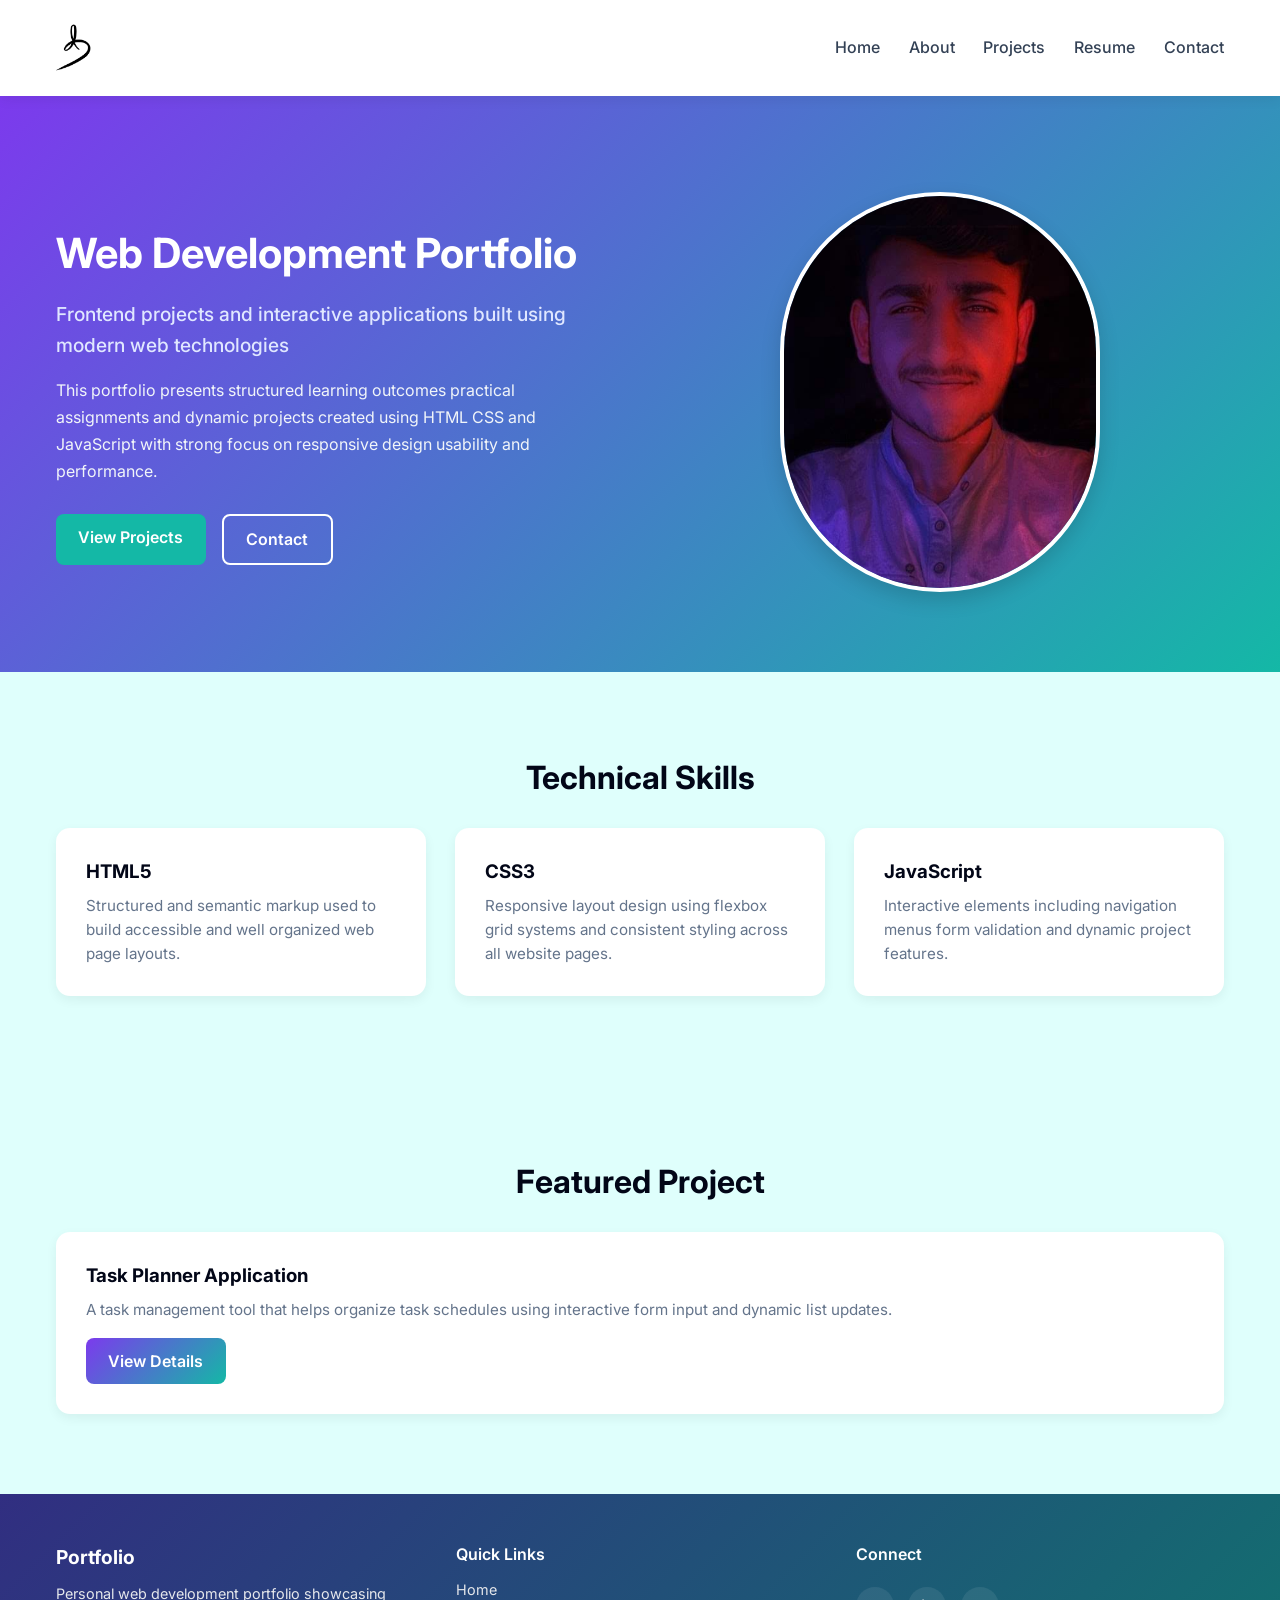
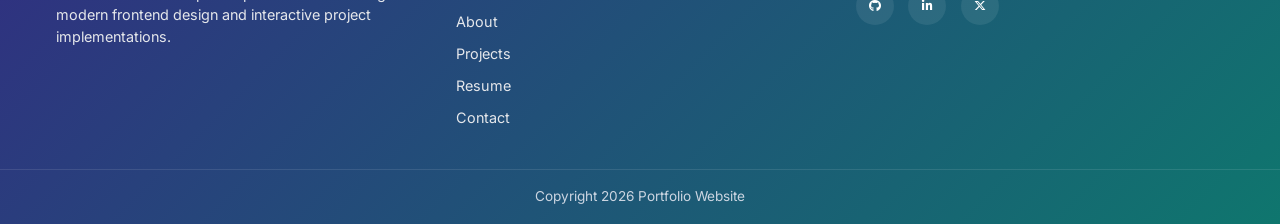
<file: index.html>
<!doctype html>
<html lang="en">
  <head>
    <meta charset="UTF-8" />
    <meta name="viewport" content="width=device-width, initial-scale=1.0" />
    <title>Portfolio || Home</title>
    <link rel="stylesheet" href="css/style.css" />
    <link
      rel="stylesheet"
      href="https://cdnjs.cloudflare.com/ajax/libs/font-awesome/6.5.0/css/all.min.css"
    />
  </head>
  <body>
    <!-- ===== Header ===== -->
    <header>
      <div class="container navbar">
        <a href="index.html">
          <img class="hero-logo" src="assets/images/Logog.png" alt="My Logo" />
        </a>
        <button class="menu-toggle" id="menuToggle">&#9776;</button>
        <nav class="nav-links" id="navLinks">
          <a href="index.html">Home</a>
          <a href="about.html">About</a>

          <a href="projects.html">Projects</a>
          <a href="resume.html">Resume</a>
          <a href="contact.html">Contact</a>
        </nav>
      </div>
    </header>
    <!-- ===== Hero Section ===== -->
    <section class="hero">
      <div class="container hero-grid">
        <!-- Hero Text -->
        <div class="hero-text">
          <h1>Web Development Portfolio</h1>
          <h2>
            Frontend projects and interactive applications built using modern
            web technologies
          </h2>
          <p>
            This portfolio presents structured learning outcomes practical
            assignments and dynamic projects created using HTML CSS and
            JavaScript with strong focus on responsive design usability and
            performance.
          </p>
          <div class="hero-buttons">
            <a href="projects.html" class="btn hero-bg">View Projects</a>
            <a href="contact.html" class="btn hero-outline">Contact</a>
          </div>
        </div>
        <!-- Hero Visual -->
        <div class="hero-image">
          <img src="assets/images/edtz.jpeg" alt="My Photo" />
        </div>
      </div>
    </section>

    <!--
    <section class="section">
        <div class="container text-center">
            <h1 class="section-title">Web Development Portfolio</h1>
            <p class="mt-2">A modern portfolio showcasing learning progress and practical web projectsdeveloped using HTML CSS and JavaScript technologies.</p>
            <div class="mt-3">
                <a href="projects.html" class="btn">View Projects</a>
            </div>
        </div>
    </section>
    -->
    <!-- ===== Skills Preview ===== -->
    <section class="section">
      <div class="container">
        <h2 class="section-title text-center">Technical Skills</h2>
        <div class="card-grid">
          <div class="card">
            <h3>HTML5</h3>
            <p>
              Structured and semantic markup used to build accessible and well
              organized web page layouts.
            </p>
          </div>
          <div class="card">
            <h3>CSS3</h3>
            <p>
              Responsive layout design using flexbox grid systems and consistent
              styling across all website pages.
            </p>
          </div>
          <div class="card">
            <h3>JavaScript</h3>
            <p>
              Interactive elements including navigation menus form validation
              and dynamic project features.
            </p>
          </div>
        </div>
      </div>
    </section>
    <!-- ===== Project Preview ===== -->
    <section class="section">
      <div class="container">
        <h2 class="section-title text-center">Featured Project</h2>
        <div class="card-grid">
          <div class="card">
            <h3>Task Planner Application</h3>
            <p>
              A task management tool that helps organize task schedules using
              interactive form input and dynamic list updates.
            </p>
            <div class="mt-2">
              <a href="projects.html" class="btn">View Details</a>
            </div>
          </div>
        </div>
      </div>
    </section>
    <!-- ===== Footer ===== -->
    <footer>
      <div class="container footer-grid">
        <!-- Brand Info -->
        <div class="footer-col">
          <h3 class="footer-title">Portfolio</h3>
          <p class="footer-text">
            Personal web development portfolio showcasing modern frontend design
            and interactive project implementations.
          </p>
        </div>
        <!-- Quick Links -->
        <div class="footer-col">
          <h4 class="footer-subtitle">Quick Links</h4>
          <ul class="footer-links">
            <li><a href="index.html">Home</a></li>
            <li><a href="about.html">About</a></li>

            <li><a href="projects.html">Projects</a></li>
            <li>  <a href="resume.html">Resume</a></li>
            <li><a href="contact.html">Contact</a></li>
          </ul>
        </div>
        <!-- Social Media -->
        <div class="footer-col">
          <h4 class="footer-subtitle">Connect</h4>
          <div class="social-icons">
            <a href="https://github.com/mred0" aria-label="GitHub"
              ><i class="fa-brands fa-github"></i
            ></a>
            <a
              href="https://www.linkedin.com/in/hemang-rathod-%C2%AB%E2%9F%A8%D0%BC%D1%8F-%EA%8D%9F%EA%80%B8%E2%9F%A9%C2%BB-7a08aa233/"
              aria-label="LinkedIn"
              ><i class="fa-brands fa-linkedin-in"></i
            ></a>
            <a href="#" aria-label="Twitter"
              ><i class="fa-brands fa-x-twitter"></i
            ></a>
          </div>
        </div>
      </div>
      <div class="footer-bottom">
        <p>Copyright 2026 Portfolio Website</p>
      </div>
    </footer>
    <!-- ===== JavaScript ===== -->
    <script src="js/main.js"></script>
  </body>
</html>
</file>
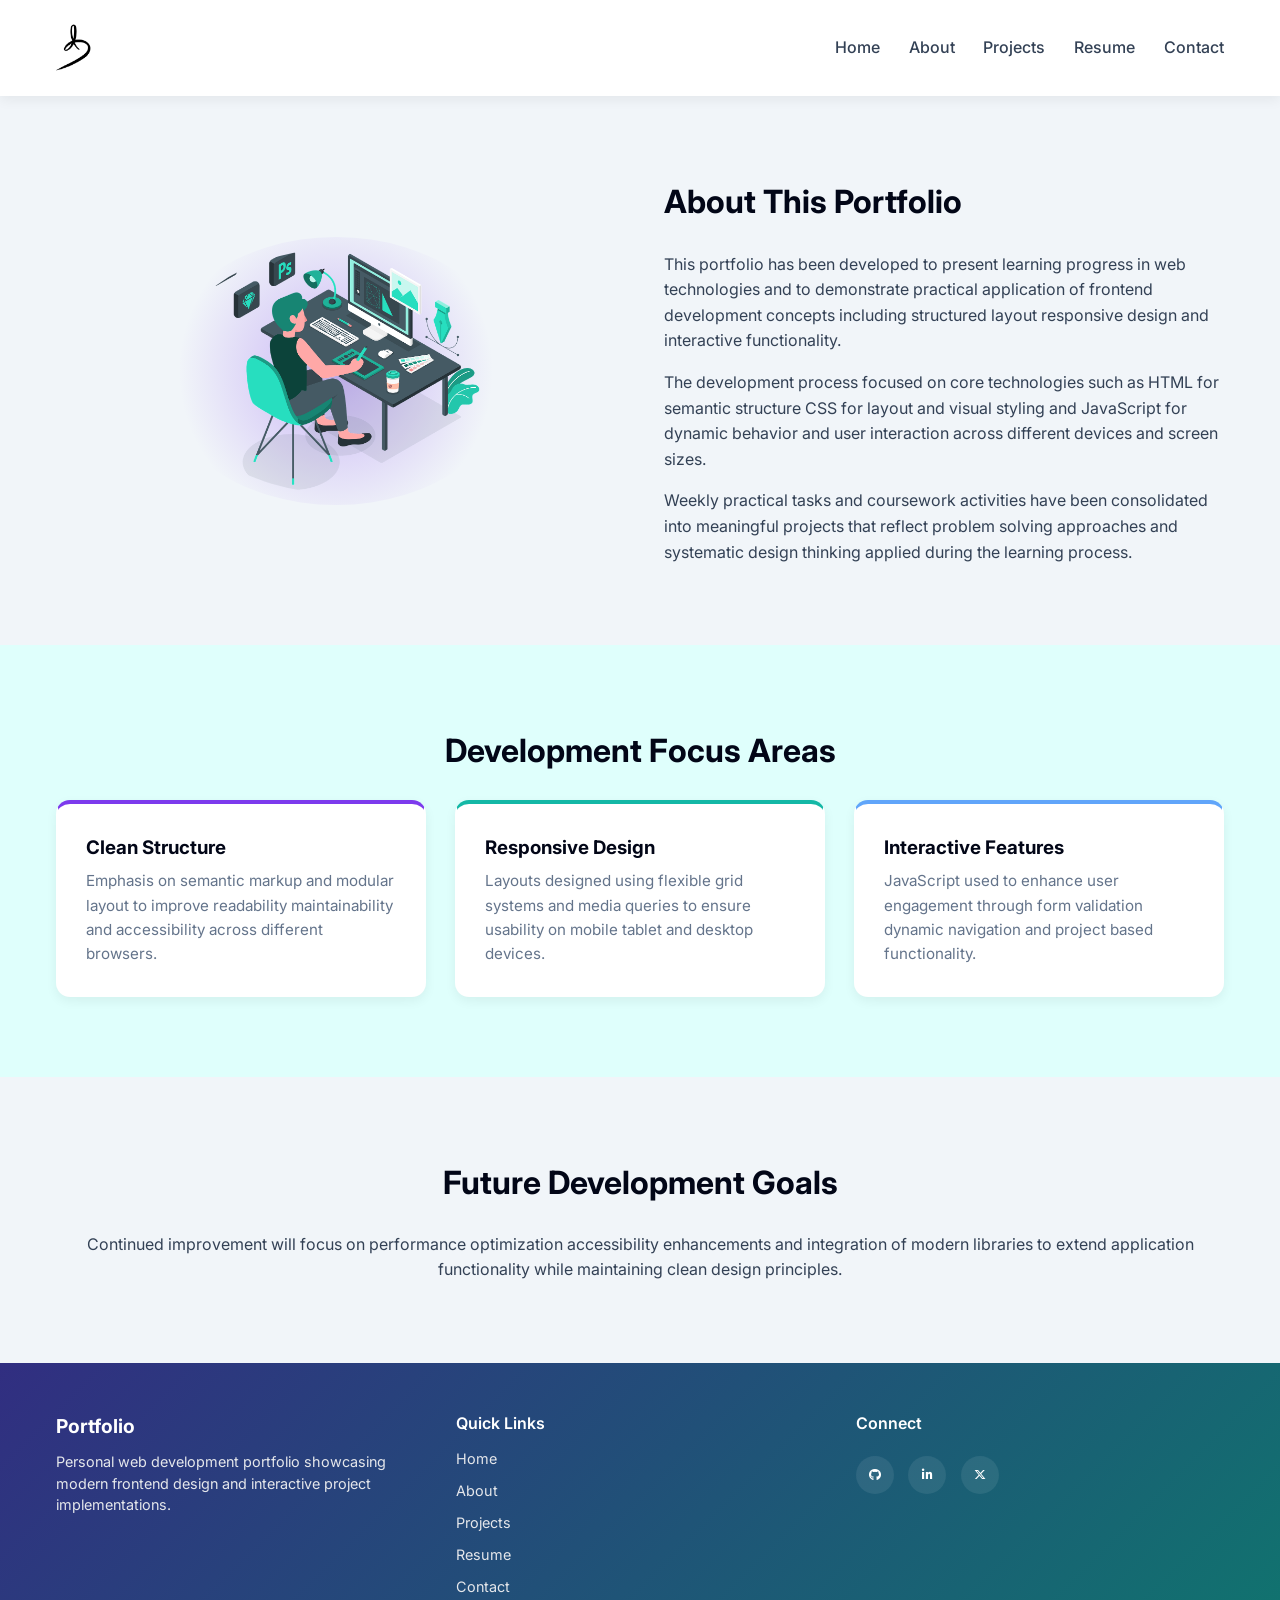
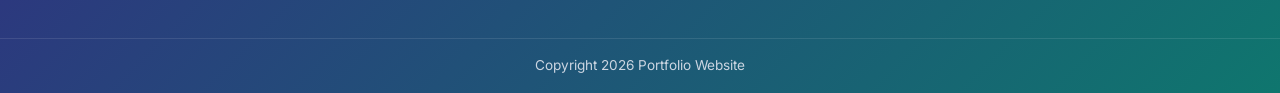
<file: about.html>
<!doctype html>
<html lang="en">
  <head>
    <meta charset="UTF-8" />
    <meta name="viewport" content="width=device-width, initial-scale=1.0" />
    <title>Portfolio || About</title>
    <link rel="stylesheet" href="css/style.css" />
    <link
      rel="stylesheet"
      href="https://cdnjs.cloudflare.com/ajax/libs/font-awesome/6.5.0/css/all.min.css"
    />
  </head>
  <body>
    <!-- ===== Header ===== -->
    <header>
      <div class="container navbar">
        <a href="index.html">
          <img class="hero-logo" src="assets/images/Logog.png" alt="My Logo" />
        </a>
        <button class="menu-toggle" id="menuToggle">&#9776;</button>
        <nav class="nav-links" id="navLinks">
          <a href="index.html">Home</a>
          <a href="about.html">About</a>
       
          <a href="projects.html">Projects</a>
          <a href="resume.html">Resume</a>
          <a href="contact.html">Contact</a>
        </nav>
      </div>
    </header>
    <main>
      <!-- ===== About Intro ===== -->
      <section class="section section-alt">
        <div class="container about-grid">
          <!-- Image -->
          <div class="about-image">
            <img
              src="assets/images/hero-illustration.png"
              alt="Profile Illustration"
            />
          </div>
          <!-- Text -->
          <div class="about-text">
            <h2 class="section-title">About This Portfolio</h2>
            <p>
              This portfolio has been developed to present learning progress in
              web technologies and to demonstrate practical application of
              frontend development concepts including structured layout
              responsive design and interactive functionality.
            </p>
            <p class="mt-2">
              The development process focused on core technologies such as HTML
              for semantic structure CSS for layout and visual styling and
              JavaScript for dynamic behavior and user interaction across
              different devices and screen sizes.
            </p>
            <p class="mt-2">
              Weekly practical tasks and coursework activities have been
              consolidated into meaningful projects that reflect problem solving
              approaches and systematic design thinking applied during the
              learning process.
            </p>
          </div>
        </div>
      </section>
      <!-- ===== Values and Focus ===== -->
      <section class="section">
        <div class="container">
          <h2 class="section-title text-center">Development Focus Areas</h2>
          <div class="card-grid">
            <div class="card about-card">
              <h3>Clean Structure</h3>
              <p>
                Emphasis on semantic markup and modular layout to improve
                readability maintainability and accessibility across different
                browsers.
              </p>
            </div>
            <div class="card about-card">
              <h3>Responsive Design</h3>
              <p>
                Layouts designed using flexible grid systems and media queries
                to ensure usability on mobile tablet and desktop devices.
              </p>
            </div>
            <div class="card about-card">
              <h3>Interactive Features</h3>
              <p>
                JavaScript used to enhance user engagement through form
                validation dynamic navigation and project based functionality.
              </p>
            </div>
          </div>
        </div>
      </section>
      <!-- ===== Future Goals ===== -->
      <section class="section section-alt">
        <div class="container text-center">
          <h2 class="section-title">Future Development Goals</h2>
          <p>
            Continued improvement will focus on performance optimization
            accessibility enhancements and integration of modern libraries to
            extend application functionality while maintaining clean design
            principles.
          </p>
        </div>
      </section>
    </main>
    <!-- ===== Footer ===== -->
    <footer>
      <div class="container footer-grid">
        <!-- Brand Info -->
        <div class="footer-col">
          <h3 class="footer-title">Portfolio</h3>
          <p class="footer-text">
            Personal web development portfolio showcasing modern frontend design
            and interactive project implementations.
          </p>
        </div>
        <!-- Quick Links -->
        <div class="footer-col">
          <h4 class="footer-subtitle">Quick Links</h4>
          <ul class="footer-links">
            <li><a href="index.html">Home</a></li>
            <li><a href="about.html">About</a></li>
       
            <li><a href="projects.html">Projects</a></li>
             <li>  <a href="resume.html">Resume</a></li>
          
            <li><a href="contact.html">Contact</a></li>
          </ul>
        </div>
        <!-- Social Media -->
        <div class="footer-col">
          <h4 class="footer-subtitle">Connect</h4>
          <div class="social-icons">
            <a href="https://github.com/mred0" aria-label="GitHub"
              ><i class="fa-brands fa-github"></i
            ></a>
            <a
              href="https://www.linkedin.com/in/hemang-rathod-%C2%AB%E2%9F%A8%D0%BC%D1%8F-%EA%8D%9F%EA%80%B8%E2%9F%A9%C2%BB-7a08aa233/"
              aria-label="LinkedIn"
              ><i class="fa-brands fa-linkedin-in"></i
            ></a>
            <a href="#" aria-label="Twitter"
              ><i class="fa-brands fa-x-twitter"></i
            ></a>
          </div>
        </div>
      </div>
      <div class="footer-bottom">
        <p>Copyright 2026 Portfolio Website</p>
      </div>
    </footer>
    <!-- ===== JavaScript ===== -->
    <script src="js/main.js"></script>
  </body>
</html>
</file>
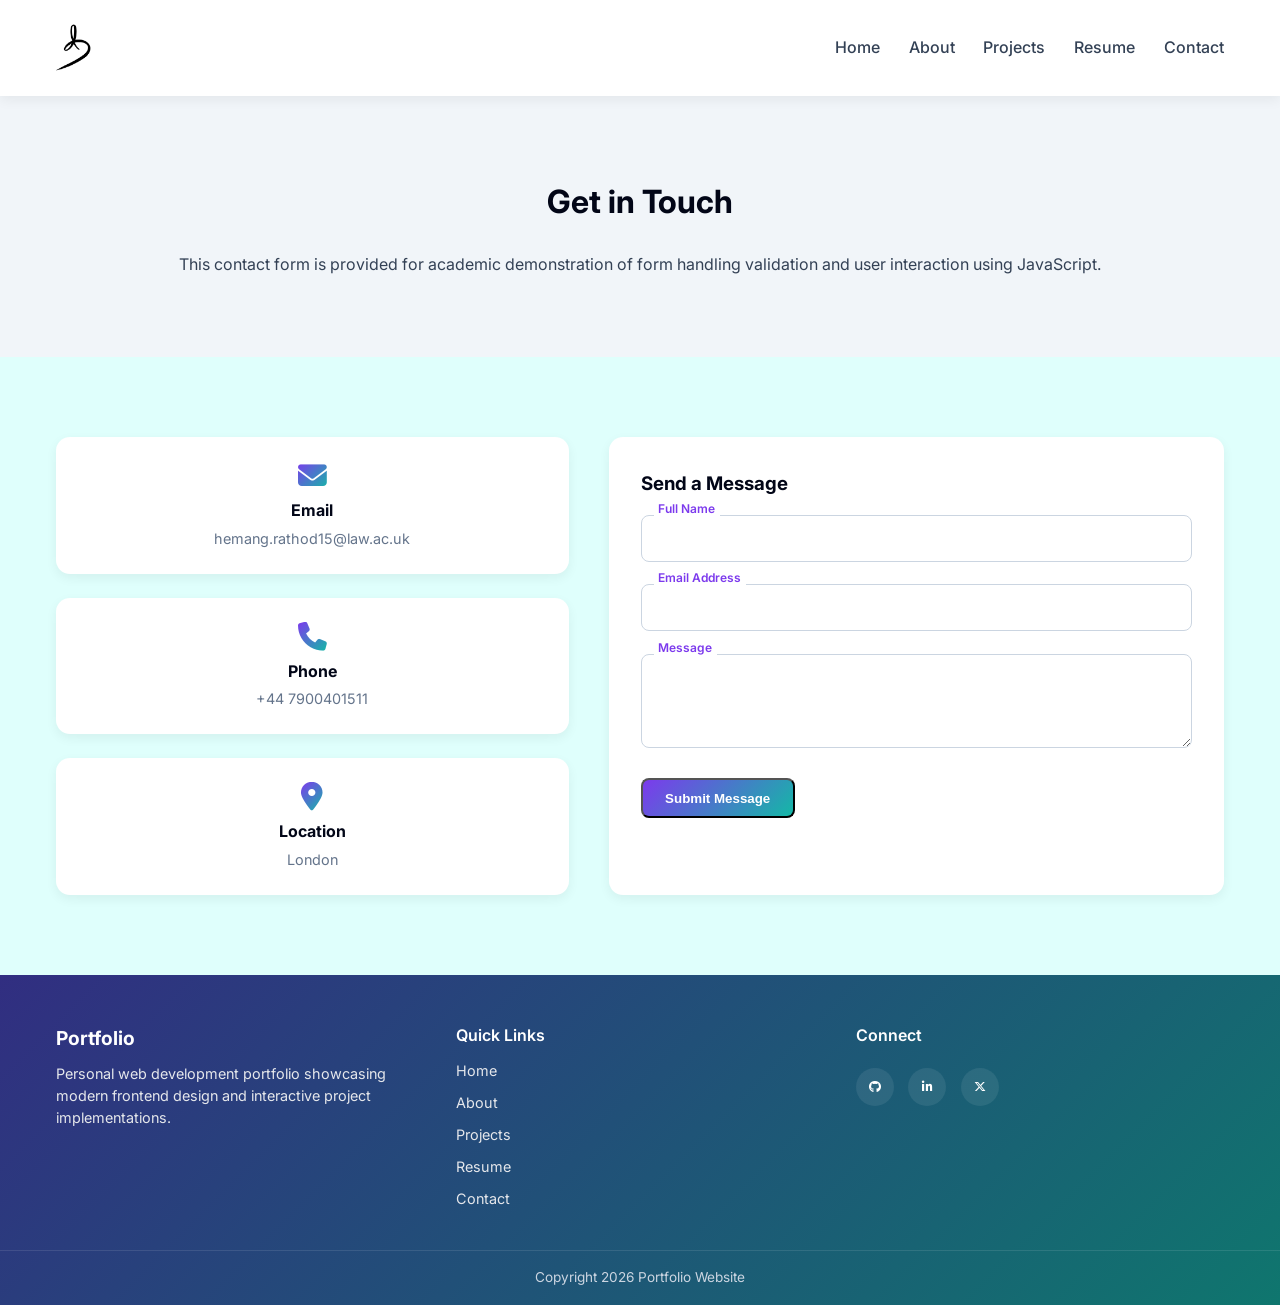
<file: contact.html>
<!doctype html>
<html lang="en">
  <head>
    <meta charset="UTF-8" />
    <meta name="viewport" content="width=device-width, initial-scale=1.0" />
    <title>Portfolio || Contact</title>
    <link rel="stylesheet" href="css/style.css" />
    <link
      rel="stylesheet"
      href="https://cdnjs.cloudflare.com/ajax/libs/font-awesome/6.5.0/css/all.min.css"
    />
  </head>
  <body>
    <!-- ===== Header ===== -->
    <header>
      <div class="container navbar">
        <a href="index.html">
          <img class="hero-logo" src="assets/images/Logog.png" alt="My Logo" />
        </a>
        <button class="menu-toggle" id="menuToggle">&#9776;</button>
        <nav class="nav-links" id="navLinks">
          <a href="index.html">Home</a>
          <a href="about.html">About</a>
         
          <a href="projects.html">Projects</a>
          <a href="resume.html">Resume</a>
          <a href="contact.html">Contact</a>
        </nav>
      </div>
    </header>
    <main>
      <!-- ===== Contact Intro ===== -->
      <section class="section section-alt">
        <div class="container text-center">
          <h2 class="section-title">Get in Touch</h2>
          <p>
            This contact form is provided for academic demonstration of form
            handling validation and user interaction using JavaScript.
          </p>
        </div>
      </section>
      <!-- ===== Contact Area ===== -->
      <section class="section">
        <div class="container contact-grid">
          <!-- Contact Info -->
          <div class="contact-info">
            <div class="info-card">
              <i class="fa-solid fa-envelope"></i>
              <h4>Email</h4>
              <p>hemang.rathod15@law.ac.uk</p>
            </div>
            <div class="info-card">
              <i class="fa-solid fa-phone"></i>
              <h4>Phone</h4>
              <p>+44 7900401511</p>
            </div>
            <div class="info-card">
              <i class="fa-solid fa-location-dot"></i>
              <h4>Location</h4>
              <p>London</p>
            </div>
          </div>
          <!-- Contact Form -->
          <div class="contact-form-card">
            <h3>Send a Message</h3>
            <form id="contactForm" novalidate>
              <div class="form-floating">
                <input type="text" id="name" required />
                <label for="name">Full Name</label>
                <small class="error-text"></small>
              </div>
              <div class="form-floating">
                <input type="email" id="email" required />
                <label for="email">Email Address</label>
                <small class="error-text"></small>
              </div>
              <div class="form-floating">
                <textarea id="message" rows="4" required></textarea>
                <label for="message">Message</label>
                <small class="error-text"></small>
              </div>
              <button type="submit" class="btn">Submit Message</button>
            </form>
          </div>
        </div>
      </section>
    </main>
    <!-- ===== Footer ===== -->
    <footer>
      <div class="container footer-grid">
        <!-- Brand Info -->
        <div class="footer-col">
          <h3 class="footer-title">Portfolio</h3>
          <p class="footer-text">
            Personal web development portfolio showcasing modern frontend design
            and interactive project implementations.
          </p>
        </div>
        <!-- Quick Links -->
        <div class="footer-col">
          <h4 class="footer-subtitle">Quick Links</h4>
          <ul class="footer-links">
            <li><a href="index.html">Home</a></li>
            <li><a href="about.html">About</a></li>
  
            <li><a href="projects.html">Projects</a></li>
            <li>  <a href="resume.html">Resume</a></li>
            <li><a href="contact.html">Contact</a></li>
          </ul>
        </div>
        <!-- Social Media -->
        <div class="footer-col">
          <h4 class="footer-subtitle">Connect</h4>
          <div class="social-icons">
            <a href="https://github.com/mred0" aria-label="GitHub"
              ><i class="fa-brands fa-github"></i
            ></a>
            <a
              href="https://www.linkedin.com/in/hemang-rathod-%C2%AB%E2%9F%A8%D0%BC%D1%8F-%EA%8D%9F%EA%80%B8%E2%9F%A9%C2%BB-7a08aa233/"
              aria-label="LinkedIn"
              ><i class="fa-brands fa-linkedin-in"></i
            ></a>
            <a href="#" aria-label="Twitter"
              ><i class="fa-brands fa-x-twitter"></i
            ></a>
          </div>
        </div>
      </div>
      <div class="footer-bottom">
        <p>Copyright 2026 Portfolio Website</p>
      </div>
    </footer>
    <!-- ===== JavaScript ===== -->
    <script src="js/main.js"></script>
  </body>
</html>
</file>
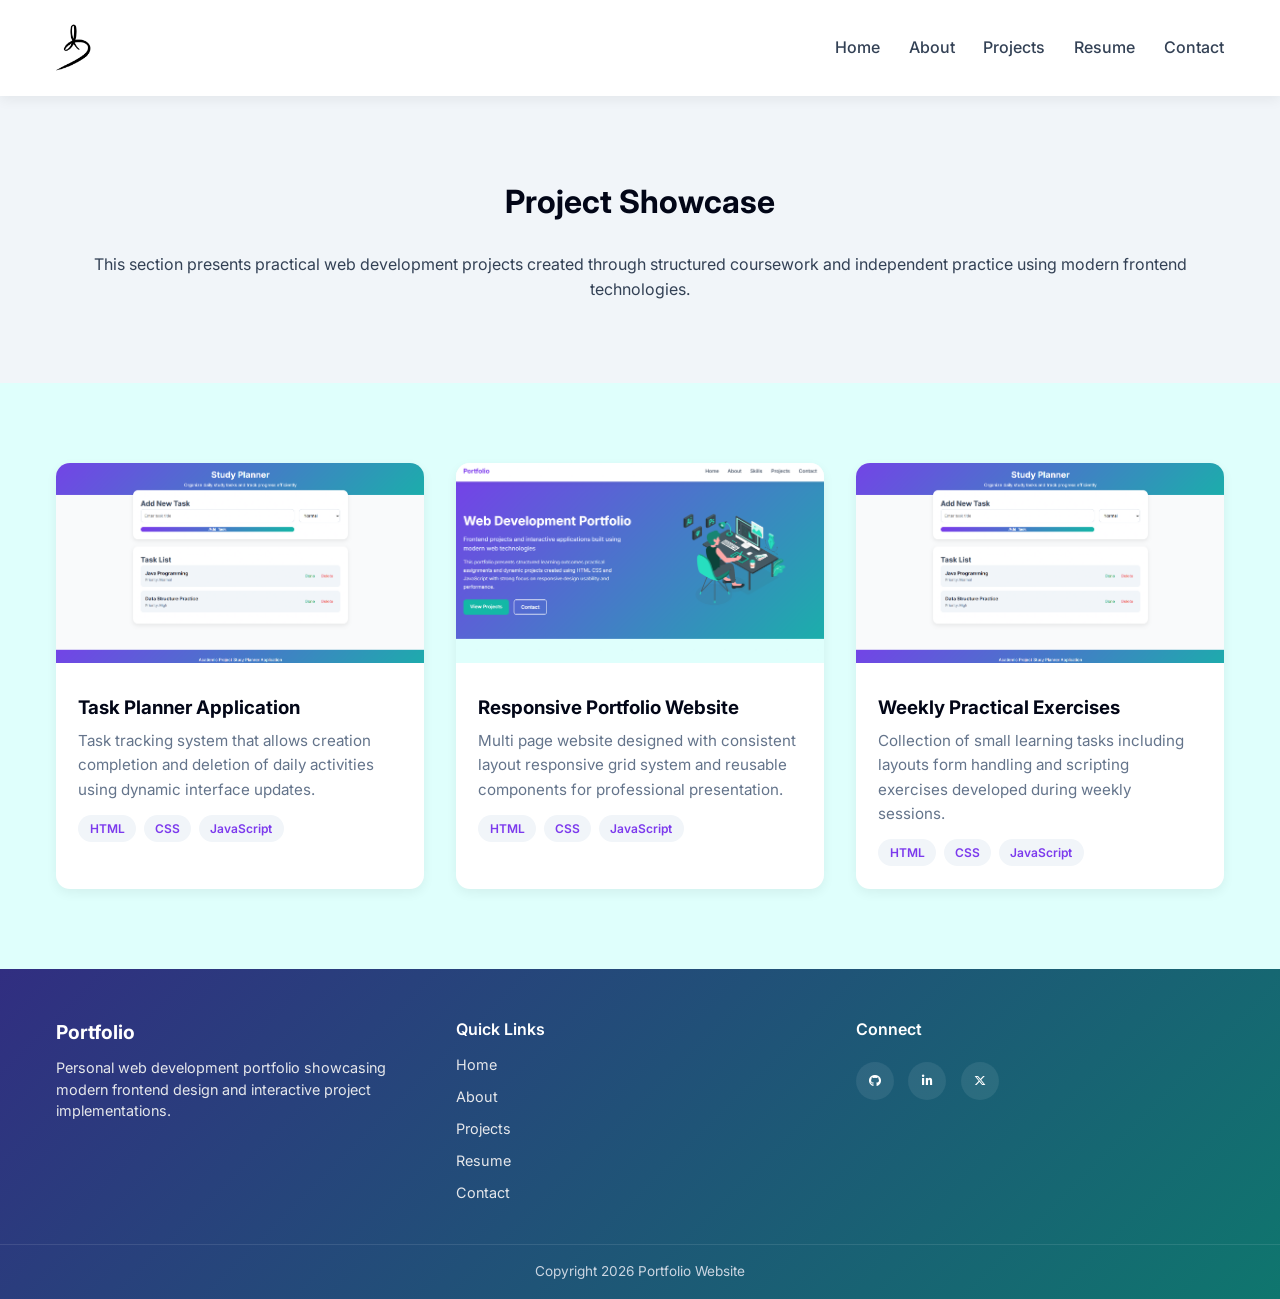
<file: projects.html>
<!doctype html>
<html lang="en">
  <head>
    <meta charset="UTF-8" />
    <meta name="viewport" content="width=device-width, initial-scale=1.0" />
    <title>Portfolio || Projects</title>
    <link rel="stylesheet" href="css/style.css" />
    <link
      rel="stylesheet"
      href="https://cdnjs.cloudflare.com/ajax/libs/font-awesome/6.5.0/css/all.min.css"
    />
  </head>
  <body>
    <!-- ===== Header ===== -->
    <header>
      <div class="container navbar">
        <a href="index.html">
          <img class="hero-logo" src="assets/images/Logog.png" alt="My Logo" />
        </a>
        <button class="menu-toggle" id="menuToggle">&#9776;</button>
        <nav class="nav-links" id="navLinks">
          <a href="index.html">Home</a>
          <a href="about.html">About</a>

          <a href="projects.html">Projects</a>
          <a href="resume.html">Resume</a>
          <a href="contact.html">Contact</a>
        </nav>
      </div>
    </header>
    <main>
      <!-- ===== Projects Intro ===== -->
      <section class="section section-alt">
        <div class="container text-center">
          <h2 class="section-title">Project Showcase</h2>
          <p>
            This section presents practical web development projects created
            through structured coursework and independent practice using modern
            frontend technologies.
          </p>
        </div>
      </section>
      <!-- ===== Projects Grid ===== -->
      <section class="section">
        <div class="container">
          <div class="projects-grid">
            <!-- Project 1 -->
            <div class="project-card">
              <div class="project-image">
                <img
                  src="assets/images/project1.png"
                  alt="Task Planner Application"
                />
                <div class="project-overlay">
                  <a href="../projects/task_planner/planner.html" class="btn"
                    >Open Project</a
                  >
                </div>
              </div>
              <div class="project-content">
                <h3>Task Planner Application</h3>
                <p>
                  Task tracking system that allows creation completion and
                  deletion of daily activities using dynamic interface updates.
                </p>
                <div class="project-tags">
                  <span>HTML</span>
                  <span>CSS</span>
                  <span>JavaScript</span>
                </div>
              </div>
            </div>
            <!-- Project 2 -->
            <div class="project-card">
              <div class="project-image">
                <img src="assets/images/project2.png" alt="Portfolio Website" />
                <div class="project-overlay">
                  <a href="index.html" class="btn">View Pages</a>
                </div>
              </div>
              <div class="project-content">
                <h3>Responsive Portfolio Website</h3>
                <p>
                  Multi page website designed with consistent layout responsive
                  grid system and reusable components for professional
                  presentation.
                </p>
                <div class="project-tags">
                  <span>HTML</span>
                  <span>CSS</span>
                  <span>JavaScript</span>
                </div>
              </div>
            </div>
            <!-- Project 3 -->
            <div class="project-card">
              <div class="project-image">
                <img src="assets/images/project1.png" alt="Weekly Exercises" />
                <div class="project-overlay">
                  <a href="#" class="btn">View Samples</a>
                </div>
              </div>
              <div class="project-content">
                <h3>Weekly Practical Exercises</h3>
                <p>
                  Collection of small learning tasks including layouts form
                  handling and scripting exercises developed during weekly
                  sessions.
                </p>
                <div class="project-tags">
                  <span>HTML</span>
                  <span>CSS</span>
                  <span>JavaScript</span>
                </div>
              </div>
            </div>
          </div>
        </div>
      </section>
    </main>
    <!-- ===== Footer ===== -->
    <footer>
      <div class="container footer-grid">
        <!-- Brand Info -->
        <div class="footer-col">
          <h3 class="footer-title">Portfolio</h3>
          <p class="footer-text">
            Personal web development portfolio showcasing modern frontend design
            and interactive project implementations.
          </p>
        </div>
        <!-- Quick Links -->
        <div class="footer-col">
          <h4 class="footer-subtitle">Quick Links</h4>
          <ul class="footer-links">
            <li><a href="index.html">Home</a></li>
            <li><a href="about.html">About</a></li>
           
            <li><a href="projects.html">Projects</a></li>
            <li>  <a href="resume.html">Resume</a></li>
            <li><a href="contact.html">Contact</a></li>
          </ul>
        </div>
        <!-- Social Media -->
        <div class="footer-col">
          <h4 class="footer-subtitle">Connect</h4>
          <div class="social-icons">
            <a href="https://github.com/mred0" aria-label="GitHub"
              ><i class="fa-brands fa-github"></i
            ></a>
            <a
              href="https://www.linkedin.com/in/hemang-rathod-%C2%AB%E2%9F%A8%D0%BC%D1%8F-%EA%8D%9F%EA%80%B8%E2%9F%A9%C2%BB-7a08aa233/"
              aria-label="LinkedIn"
              ><i class="fa-brands fa-linkedin-in"></i
            ></a>
            <a href="#" aria-label="Twitter"
              ><i class="fa-brands fa-x-twitter"></i
            ></a>
          </div>
        </div>
      </div>
      <div class="footer-bottom">
        <p>Copyright 2026 Portfolio Website</p>
      </div>
    </footer>
    <!-- ===== JavaScript ===== -->
    <script src="js/main.js"></script>
  </body>
</html>
</file>
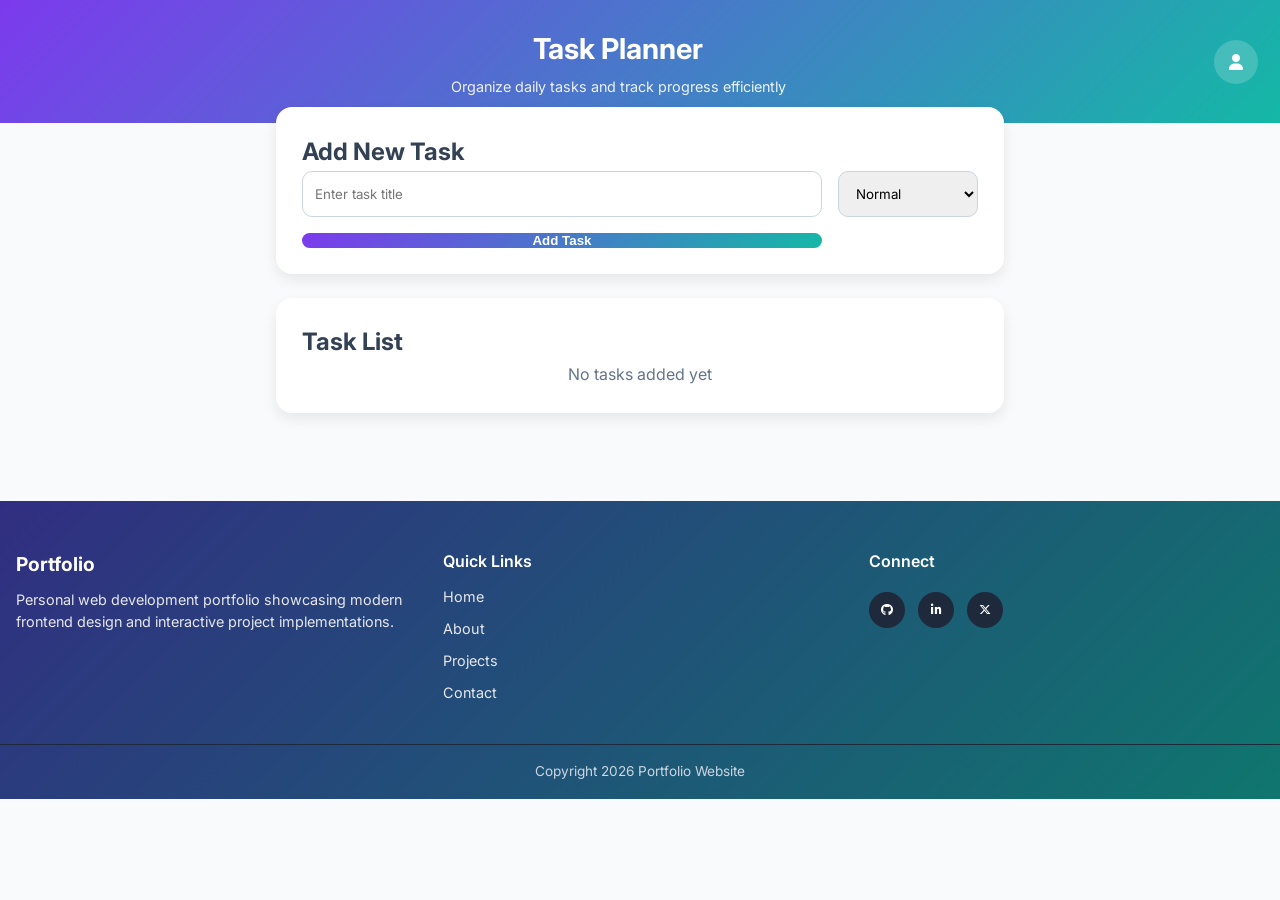
<file: projects/task_planner/planner.html>
<!doctype html>
<html lang="en">
  <head>
    <meta charset="UTF-8" />
    <meta name="viewport" content="width=device-width, initial-scale=1.0" />
    <title>Task Planner App</title>

    <!-- Planner Theme CSS -->
    <link rel="stylesheet" href="planner.css" />
    <link
      rel="stylesheet"
      href="https://cdnjs.cloudflare.com/ajax/libs/font-awesome/6.5.0/css/all.min.css"
    />
  </head>
  <body>
    <!-- ===== App Header ===== -->
    <header class="app-header">
      <div class="header-content">
        <div class="header-text">
          <h1>Task Planner</h1>
          <p>Organize daily tasks and track progress efficiently</p>
        </div>

        <div class="profile-icon">
          <i class="fa-solid fa-user" onclick="openAuth()"></i>
        </div>
      </div>
    </header>

    <!-- Auth Overlay -->
    <div class="auth-overlay" id="authOverlay">
      <div class="auth-card">
        <div class="auth-header">
          <h2 id="authTitle">Login</h2>
          <i class="fa-solid fa-xmark close-btn" onclick="closeAuth()"></i>
        </div>

        <div class="auth-body">
          <div class="input-group">
            <label>Username</label>
            <input type="text" id="username" placeholder="Enter username" />
          </div>

          <div class="input-group">
            <label>Password</label>
            <input type="password" id="password" placeholder="Enter password" />
          </div>

          <button class="auth-btn" onclick="handleAuth()">Login</button>

          <p class="switch-text">
            Don’t have an account?
            <span onclick="toggleAuth()">Register</span>
          </p>
        </div>
      </div>
    </div>

    <!-- ===== Main App Container ===== -->
    <main class="app-container">
      <!-- Task Input Card -->
      <section class="card">
        <h2>Add New Task</h2>

        <form id="taskForm" class="task-form">
          <input
            type="text"
            id="taskTitle"
            placeholder="Enter task title"
            required
          />

          <select id="taskPriority">
            <option value="Normal">Normal</option>
            <option value="High">High</option>
            <option value="Low">Low</option>
          </select>

          <button type="submit" class="btn-primary">Add Task</button>
        </form>
      </section>

      <!-- Task List Card -->
      <section class="card">
        <h2>Task List</h2>

        <ul id="taskList" class="task-list">
          <!-- Tasks added dynamically -->
        </ul>

        <p
          id="emptyMessage"
          class="mt-2"
          style="text-align: center; color: #64748b"
        >
          No tasks added yet
        </p>
      </section>
    </main>

    <!-- ===== Footer ===== -->
    <footer>
      <div class="container footer-grid">
        <!-- Brand Info -->
        <div class="footer-col">
          <h3 class="footer-title">Portfolio</h3>
          <p class="footer-text">
            Personal web development portfolio showcasing modern frontend design
            and interactive project implementations.
          </p>
        </div>
        <!-- Quick Links -->
        <div class="footer-col">
          <h4 class="footer-subtitle">Quick Links</h4>
          <ul class="footer-links">
            <li>
              <a href="../../index.html">Home</a>
            </li>
            <li><a href="../../about.html">About</a></li>
            
            <li><a href="../../projects.html">Projects</a></li>
            <li><a href="../../contact.html">Contact</a></li>
          </ul>
        </div>
        <!-- Social Media -->
        <div class="footer-col">
          <h4 class="footer-subtitle">Connect</h4>
          <div class="social-icons">
            <a href="https://github.com/mred0" aria-label="GitHub"
              ><i class="fa-brands fa-github"></i
            ></a>
            <a
              href="https://www.linkedin.com/in/hemang-rathod-%C2%AB%E2%9F%A8%D0%BC%D1%8F-%EA%8D%9F%EA%80%B8%E2%9F%A9%C2%BB-7a08aa233/"
              aria-label="LinkedIn"
              ><i class="fa-brands fa-linkedin-in"></i
            ></a>
            <a href="#" aria-label="Twitter"
              ><i class="fa-brands fa-x-twitter"></i
            ></a>
          </div>
        </div>
      </div>
      <div class="footer-bottom">
        <p>Copyright 2026 Portfolio Website</p>
      </div>
    </footer>

    <!-- ===== JavaScript ===== -->
    <script src="planner.js"></script>
  </body>
</html>
</file>
<file: css/style.css>
/* ================================
   Google Font Import
================================ */
@import url("https://fonts.googleapis.com/css2?family=Inter:wght@400;500;600;700&display=swap");

/* ================================
   CSS Variables
================================ */
:root {
  --color-primary: #0f172a;
  --color-accent: #3b82f6;
  --color-bg: #f8fafc;
  --color-white: #ffffff;

  --color-text-main: #020617;
  --color-text-body: #334155;
  --color-text-muted: #64748b;

  --radius-sm: 8px;
  --radius-md: 12px;

  --shadow-sm: 0 2px 8px rgba(0, 0, 0, 0.05);
  --shadow-md: 0 6px 18px rgba(0, 0, 0, 0.08);

  --transition-fast: 0.2s ease;
  --transition-normal: 0.3s ease;
}

/* ================================
   Reset
================================ */
* {
  margin: 0;
  padding: 0;
  box-sizing: border-box;
}

/* ================================
   Base Styles
================================ */
html {
  scroll-behavior: smooth;
}

body {
  font-family: "Inter", sans-serif;
  background-color: var(--color-bg);
  color: var(--color-text-body);
  line-height: 1.6;
}

/* ================================
   Layout Helpers
================================ */
.container {
  max-width: 1200px;
  margin: 0 auto;
  padding: 1rem;
}

.section {
  padding: 4rem 0;
}

.section-title {
  font-size: 1.8rem;
  font-weight: 700;
  color: var(--color-text-main);
  margin-bottom: 1.5rem;
}

/* ================================
   Header
================================ */
header {
  background-color: var(--color-white);
  box-shadow: var(--shadow-sm);
  position: sticky;
  top: 0;
  z-index: 1000;
}

.navbar {
  display: flex;
  align-items: center;
  justify-content: space-between;
  min-height: 64px;
}

.logo {
  font-size: 1.2rem;
  font-weight: 700;
  color: var(--color-primary);
  text-decoration: none;
}

.nav-links {
  display: flex;
  gap: 1.5rem;
}

.nav-links a {
  text-decoration: none;
  color: var(--color-text-body);
  font-weight: 500;
  transition: color var(--transition-fast);
}

.nav-links a:hover {
  color: var(--color-accent);
}

/* Mobile Menu Button */
.menu-toggle {
  display: none;
  background: none;
  border: none;
  font-size: 1.6rem;
  cursor: pointer;
}

/* ================================
   Buttons
================================ */
.btn {
  display: inline-block;
  background-color: var(--color-accent);
  color: #ffffff;
  padding: 0.6rem 1.2rem;
  border-radius: var(--radius-sm);
  text-decoration: none;
  font-weight: 500;
  transition:
    background-color var(--transition-normal),
    transform var(--transition-normal),
    box-shadow var(--transition-normal);
}

.btn:hover {
  background-color: #2563eb;
  transform: translateY(-2px);
  box-shadow: var(--shadow-md);
}

/* ================================
   Cards
================================ */
.card-grid {
  display: grid;
  grid-template-columns: repeat(auto-fit, minmax(260px, 1fr));
  gap: 1.5rem;
}

.card {
  background-color: var(--color-white);
  border-radius: var(--radius-md);
  box-shadow: var(--shadow-sm);
  padding: 1.5rem;
  transition:
    transform var(--transition-normal),
    box-shadow var(--transition-normal);
}

.card:hover {
  transform: translateY(-4px);
  box-shadow: var(--shadow-md);
}

.card h3 {
  margin-bottom: 0.5rem;
  color: var(--color-text-main);
}

.card p {
  color: var(--color-text-muted);
  font-size: 0.95rem;
}

/* ================================
   Forms
================================ */
.form-group {
  margin-bottom: 1rem;
}

label {
  display: block;
  font-weight: 500;
  margin-bottom: 0.3rem;
}

input,
textarea,
select {
  width: 100%;
  padding: 0.6rem;
  border-radius: var(--radius-sm);
  border: 1px solid #cbd5e1;
  font-family: inherit;
}

input:focus,
textarea:focus,
select:focus {
  outline: none;
  border-color: var(--color-accent);
}

/* ================================
   Footer
================================ */
footer {
  /*background-color: var(--color-primary);*/
  color: #ffffff;
  /*margin-top: 4rem;*/
}

.footer-content {
  text-align: center;
  padding: 1.5rem 1rem;
  font-size: 0.9rem;
}

/* ================================
   Utilities
================================ */
.text-center {
  text-align: center;
}

.mt-1 {
  margin-top: 0.5rem;
}
.mt-2 {
  margin-top: 1rem;
}
.mt-3 {
  margin-top: 1.5rem;
}

/* ================================
   Responsive Styles
================================ */
@media (max-width: 768px) {
  .nav-links {
    position: absolute;
    top: 64px;
    left: 0;
    width: 100%;
    background-color: var(--color-white);
    flex-direction: column;
    align-items: center;
    gap: 1rem;
    padding: 1rem 0;
    display: none;
    box-shadow: var(--shadow-sm);
  }

  .nav-links.active {
    display: flex;
  }

  .menu-toggle {
    display: block;
  }

  .section {
    padding: 2.5rem 0;
  }
}
/* ================================
   Advanced Footer
================================ */
footer {
  /*background-color: var(--color-primary);*/
  /*background: linear-gradient(135deg, #0B0F19, #1F2933);*/
  background: linear-gradient(135deg, #312e81, #0f766e);
  color: #ffffff;
  /*margin-top: 4rem;*/
}

.footer-grid {
  display: grid;
  grid-template-columns: repeat(3, 1fr);
  gap: 2rem;
  padding: 3rem 1rem 2rem;
}

.footer-col {
  display: flex;
  flex-direction: column;
  gap: 0.6rem;
}

.footer-title {
  font-size: 1.2rem;
  font-weight: 700;
}

.footer-subtitle {
  font-size: 1rem;
  font-weight: 600;
}

.footer-text {
  font-size: 0.9rem;
  color: #e5e7eb;
  line-height: 1.5;
}

.footer-links {
  list-style: none;
}

.footer-links li {
  margin-bottom: 0.4rem;
}

.footer-links a {
  color: #e5e7eb;
  text-decoration: none;
  font-size: 0.9rem;
  transition: color var(--transition-fast);
}

.footer-links a:hover {
  color: var(--color-accent);
}

/* Social Icons */
.social-icons {
  display: flex;
  gap: 0.8rem;
  margin-top: 0.5rem;
}

.social-icons a {
  width: 36px;
  height: 36px;
  border-radius: 50%;
  background-color: #1e293b;
  color: #ffffff;
  display: flex;
  align-items: center;
  justify-content: center;
  text-decoration: none;
  font-size: 0.75rem;
  font-weight: 600;
  transition:
    background-color var(--transition-normal),
    transform var(--transition-normal);
}

.social-icons a:hover {
  background-color: var(--color-accent);
  transform: translateY(-3px);
}

/* Bottom Bar */
.footer-bottom {
  border-top: 1px solid #1e293b;
  text-align: center;
  padding: 1rem;
  font-size: 0.85rem;
  color: #cbd5e1;
}

/* ================================
   Footer Responsive
================================ */
@media (max-width: 768px) {
  .footer-grid {
    grid-template-columns: 1fr;
    text-align: center;
  }

  .social-icons {
    justify-content: center;
  }
}

/* ================================
   Google Font
================================ */
@import url("https://fonts.googleapis.com/css2?family=Inter:wght@400;500;600;700&display=swap");

/* ================================
   Theme Variables
================================ */
:root {
  --color-primary: #0b0f19;
  --color-accent: #7c3aed;
  --color-secondary: #14b8a6;

  --color-bg: #f9fafb;
  --color-bg-alt: #f1f5f9;
  --color-white: #ffffff;

  --color-text-main: #020617;
  --color-text-body: #334155;
  --color-text-muted: #64748b;

  --radius-sm: 8px;
  --radius-md: 14px;

  --shadow-sm: 0 4px 12px rgba(0, 0, 0, 0.06);
  --shadow-md: 0 10px 25px rgba(0, 0, 0, 0.1);

  --transition-fast: 0.2s ease;
  --transition-normal: 0.35s ease;
}

/* ================================
   Reset
================================ */
* {
  margin: 0;
  padding: 0;
  box-sizing: border-box;
}

/* ================================
   Base Styles
================================ */
html {
  scroll-behavior: smooth;
}

body {
  font-family: "Inter", sans-serif;
  background-color: var(--color-bg);
  color: var(--color-text-body);
  line-height: 1.6;
}

/* ================================
   Layout Helpers
================================ */
.container {
  max-width: 1200px;
  margin: 0 auto;
  padding: 1rem;
}

.section {
  padding: 4rem 0;
  background-color: #dffffc;
}

.section-alt {
  background-color: var(--color-bg-alt);
}

.section-title {
  font-size: 2rem;
  font-weight: 700;
  color: var(--color-text-main);
  margin-bottom: 1.5rem;
}

.text-center {
  text-align: center;
}

/* ================================
   Header
================================ */
header {
  background-color: var(--color-white);
  box-shadow: var(--shadow-sm);
  position: sticky;
  top: 0;
  z-index: 1000;
}

.navbar {
  display: flex;
  align-items: center;
  justify-content: space-between;
  min-height: 70px;
}

.logo {
  font-size: 1.3rem;
  font-weight: 700;
  color: var(--color-accent);
  text-decoration: none;
}

.nav-links {
  display: flex;
  gap: 1.8rem;
}

.nav-links a {
  text-decoration: none;
  color: var(--color-text-body);
  font-weight: 500;
  position: relative;
  transition: color var(--transition-fast);
}

.nav-links a::after {
  content: "";
  position: absolute;
  left: 0;
  bottom: -6px;
  width: 0;
  height: 2px;
  background-color: var(--color-secondary);
  transition: width var(--transition-normal);
}

.nav-links a:hover::after {
  width: 100%;
}

.nav-links a:hover {
  color: var(--color-accent);
}

.menu-toggle {
  display: none;
  background: none;
  border: none;
  font-size: 1.9rem;
  cursor: pointer;
  color: var(--color-primary);
}

/* ================================
   Buttons
================================ */
.btn {
  display: inline-block;
  background: linear-gradient(135deg, #7c3aed, #14b8a6);
  color: #ffffff;
  padding: 0.65rem 1.4rem;
  border-radius: var(--radius-sm);
  text-decoration: none;
  font-weight: 600;
  transition:
    transform var(--transition-normal),
    box-shadow var(--transition-normal);
}

.btn:hover {
  transform: translateY(-3px);
  box-shadow: var(--shadow-md);
}

/* ================================
   Cards
================================ */
.card-grid {
  display: grid;
  grid-template-columns: repeat(auto-fit, minmax(260px, 1fr));
  gap: 1.8rem;
}

.card {
  background-color: var(--color-white);
  border-radius: var(--radius-md);
  padding: 1.8rem;
  box-shadow: var(--shadow-sm);
  border: 1px solid transparent;
  transition:
    transform var(--transition-normal),
    box-shadow var(--transition-normal),
    border var(--transition-normal);
}

.card:hover {
  transform: translateY(-6px);
  box-shadow: var(--shadow-md);
  border: 1px solid rgba(124, 58, 237, 0.25);
}

.card h3 {
  color: var(--color-text-main);
  margin-bottom: 0.4rem;
}

.card p {
  color: var(--color-text-muted);
  font-size: 0.95rem;
}

/* ================================
   Forms
================================ */
.form-group {
  margin-bottom: 1.2rem;
}

label {
  display: block;
  font-weight: 600;
  margin-bottom: 0.3rem;
}

input,
textarea,
select {
  width: 100%;
  padding: 0.7rem;
  border-radius: var(--radius-sm);
  border: 1px solid #cbd5e1;
  font-family: inherit;
}

input:focus,
textarea:focus,
select:focus {
  outline: none;
  border-color: var(--color-accent);
}

/* ================================
   Footer
================================ */
footer {
  /*background: linear-gradient(135deg, #0B0F19, #1F2933);*/
  background: linear-gradient(135deg, #312e81, #0f766e);
  color: #ffffff;
  /*margin-top: 4rem;*/
}

.footer-grid {
  display: grid;
  grid-template-columns: repeat(3, 1fr);
  gap: 2rem;
  padding: 3rem 1rem 2rem;
}

.footer-col {
  display: flex;
  flex-direction: column;
  gap: 0.6rem;
}

.footer-title {
  font-size: 1.2rem;
  font-weight: 700;
}

.footer-subtitle {
  font-size: 1rem;
  font-weight: 600;
}

.footer-text {
  font-size: 0.9rem;
  color: #e5e7eb;
}

.footer-links {
  list-style: none;
}

.footer-links li {
  margin-bottom: 0.4rem;
}

.footer-links a {
  color: #e5e7eb;
  text-decoration: none;
  transition: color var(--transition-fast);
}

.footer-links a:hover {
  color: var(--color-secondary);
}

.social-icons {
  display: flex;
  gap: 0.9rem;
  margin-top: 0.6rem;
}

.social-icons a {
  width: 38px;
  height: 38px;
  border-radius: 50%;
  background-color: rgba(255, 255, 255, 0.08);
  color: #ffffff;
  display: flex;
  align-items: center;
  justify-content: center;
  text-decoration: none;
  transition:
    background-color var(--transition-normal),
    transform var(--transition-normal);
}

.social-icons a:hover {
  background-color: var(--color-secondary);
  transform: translateY(-4px);
}

.footer-bottom {
  border-top: 1px solid rgba(255, 255, 255, 0.1);
  text-align: center;
  padding: 1rem;
  font-size: 0.85rem;
  color: #cbd5e1;
}

/* ================================
   Utilities
================================ */
.mt-1 {
  margin-top: 0.5rem;
}
.mt-2 {
  margin-top: 1rem;
}
.mt-3 {
  margin-top: 1.5rem;
}

/* ================================
   Responsive
================================ */
@media (max-width: 768px) {
  .nav-links {
    position: absolute;
    top: 70px;
    left: 0;
    width: 100%;
    background-color: var(--color-white);
    flex-direction: column;
    align-items: center;
    gap: 1rem;
    padding: 1rem 0;
    display: none;
    box-shadow: var(--shadow-sm);
  }

  .nav-links.active {
    display: flex;
  }

  .menu-toggle {
    display: block;
  }

  .section {
    padding: 2.8rem 0;
  }

  .footer-grid {
    grid-template-columns: 1fr;
    text-align: center;
  }

  .social-icons {
    justify-content: center;
  }
}

/* ================================
   Hero Section
================================ */
.hero {
  background: linear-gradient(135deg, #7c3aed, #14b8a6);
  color: #ffffff;
  padding: 5rem 0 4rem;
}

.hero-grid {
  display: grid;
  grid-template-columns: repeat(2, 1fr);
  gap: 2rem;
  align-items: center;
}

.hero-text h1 {
  font-size: 2.6rem;
  font-weight: 700;
  margin-bottom: 0.8rem;
}

.hero-text h2 {
  font-size: 1.2rem;
  font-weight: 500;
  margin-bottom: 1rem;
  color: #e0e7ff;
}

.hero-text p {
  font-size: 1rem;
  line-height: 1.7;
  color: #f1f5f9;
  max-width: 520px;
}

.hero-buttons {
  margin-top: 1.8rem;
  display: flex;
  gap: 1rem;
  flex-wrap: wrap;
}
.hero-bg {
  background: #14b8a6;
}
.hero-bg:hover {
  background: #fff;
  color: #14b8a6;
}
/* Outline Button for Hero */
.hero-outline {
  background: transparent;
  border: 2px solid #ffffff;
}

.hero-outline:hover {
  background: #ffffff;
  color: #0b0f19;
}

/* Hero Image */
.hero-image {
  display: flex;
  justify-content: center;
}

.hero-image img {
  width: 40vw;
  max-width: 320px;
  aspect-ratio: 4 / 5;
  border-radius: 50% / 40%;
  object-fit: cover;
  border: 4px solid white;
  box-shadow: 0 8px 20px rgba(0, 0, 0, 0.15);
  animation: float 4s ease-in-out infinite;

  display: none;
}

@media (min-width: 1024px) {
  .hero-image img {
    display: block;
    margin: 0 auto;
  }
}

.hero-logo {
  width: 3vw;
  height: auto;

  transition:
    transform 0.3s ease,
    box-shadow 0.3s ease;
}

.hero-logo:hover {
  transform: scale(1.08);
}

/* Floating animation */
@keyframes float {
  0% {
    transform: translateY(0px);
  }
  50% {
    transform: translateY(-12px);
  }
  100% {
    transform: translateY(0px);
  }
}

/* ================================
   Hero Responsive
================================ */
@media (max-width: 900px) {
  .hero-grid {
    grid-template-columns: 1fr;
    text-align: center;
  }

  .hero-text p {
    margin-left: auto;
    margin-right: auto;
  }

  .hero-buttons {
    justify-content: center;
  }
}

/* ================================
   About Page Layout
================================ */
.about-grid {
  display: grid;
  grid-template-columns: repeat(2, 1fr);
  gap: 3rem;
  align-items: center;
}

.about-image {
  display: flex;
  justify-content: center;
}

.about-image img {
  width: 100%;
  max-width: 360px;
  border-radius: 50%;
  background: radial-gradient(
    circle at center,
    rgba(124, 58, 237, 0.35),
    transparent 70%
  );
  padding: 12px;
}

/* Feature Cards Enhancement */
.about-card {
  border-top: 4px solid transparent;
}

.about-card:nth-child(1) {
  border-top-color: var(--color-accent);
}

.about-card:nth-child(2) {
  border-top-color: var(--color-secondary);
}

.about-card:nth-child(3) {
  border-top-color: #60a5fa;
}

/* ================================
   About Responsive
================================ */
@media (max-width: 900px) {
  .about-grid {
    grid-template-columns: 1fr;
    text-align: center;
  }
}

/* ================================
   Skills Page Styles
================================ */
.skills-grid {
  display: grid;
  grid-template-columns: repeat(auto-fit, minmax(240px, 1fr));
  gap: 2rem;
}

.skill-card {
  background-color: var(--color-white);
  padding: 1.8rem;
  border-radius: var(--radius-md);
  box-shadow: var(--shadow-sm);
  text-align: center;
  transition:
    transform var(--transition-normal),
    box-shadow var(--transition-normal);
}

.skill-card:hover {
  transform: translateY(-6px);
  box-shadow: var(--shadow-md);
}

.skill-icon {
  font-size: 2.4rem;
  margin-bottom: 0.8rem;
  background: linear-gradient(135deg, #7c3aed, #14b8a6);
  -webkit-background-clip: text;
  -webkit-text-fill-color: transparent;
}

.skill-card h3 {
  color: var(--color-text-main);
  margin-bottom: 0.4rem;
}

.skill-card p {
  color: var(--color-text-muted);
  font-size: 0.95rem;
}

/* Progress Bar */
.progress-bar {
  background-color: #e5e7eb;
  border-radius: 20px;
  overflow: hidden;
  height: 10px;
  margin-top: 1rem;
}

.progress-bar span {
  display: block;
  height: 100%;
  background: linear-gradient(135deg, #7c3aed, #14b8a6);
  border-radius: 20px;
  animation: loadSkill 1.5s ease forwards;
}

@keyframes loadSkill {
  from {
    width: 0;
  }
}

/* Soft Skills Tags */
.soft-skills {
  margin-top: 1.5rem;
  display: flex;
  flex-wrap: wrap;
  justify-content: center;
  gap: 0.8rem;
}

.soft-skills span {
  background-color: var(--color-white);
  padding: 0.5rem 1rem;
  border-radius: 20px;
  font-size: 0.85rem;
  box-shadow: var(--shadow-sm);
  transition: transform var(--transition-fast);
}

.soft-skills span:hover {
  transform: translateY(-3px);
}

/* ================================
   Skills Responsive
================================ */
@media (max-width: 768px) {
  .skill-card {
    padding: 1.4rem;
  }
}

/* ================================
   Contact Page Styles
================================ */
.contact-grid {
  display: grid;
  grid-template-columns: 1fr 1.2fr;
  gap: 2.5rem;
  align-items: stretch;
}

/* Info Cards */
.contact-info {
  display: grid;
  gap: 1.5rem;
}

.info-card {
  background-color: var(--color-white);
  padding: 1.5rem;
  border-radius: var(--radius-md);
  box-shadow: var(--shadow-sm);
  text-align: center;
  transition:
    transform var(--transition-normal),
    box-shadow var(--transition-normal);
}

.info-card:hover {
  transform: translateY(-6px);
  box-shadow: var(--shadow-md);
}

.info-card i {
  font-size: 1.8rem;
  margin-bottom: 0.5rem;
  background: linear-gradient(135deg, #7c3aed, #14b8a6);
  -webkit-background-clip: text;
  -webkit-text-fill-color: transparent;
}

.info-card h4 {
  margin-bottom: 0.2rem;
  color: var(--color-text-main);
}

.info-card p {
  color: var(--color-text-muted);
  font-size: 0.9rem;
}

/* Form Card */
.contact-form-card {
  background-color: var(--color-white);
  padding: 2rem;
  border-radius: var(--radius-md);
  box-shadow: var(--shadow-sm);
}

.contact-form-card h3 {
  margin-bottom: 1rem;
  color: var(--color-text-main);
}

/* Floating Form Fields */
.form-floating {
  position: relative;
  margin-bottom: 1.4rem;
}

.form-floating input,
.form-floating textarea {
  width: 100%;
  padding: 0.9rem 0.8rem;
  border-radius: var(--radius-sm);
  border: 1px solid #cbd5e1;
  background: transparent;
}

.form-floating label {
  position: absolute;
  top: 50%;
  left: 0.8rem;
  transform: translateY(-50%);
  background-color: var(--color-white);
  padding: 0 0.3rem;
  color: var(--color-text-muted);
  font-size: 0.85rem;
  pointer-events: none;
  transition: all var(--transition-fast);
}

/* Floating Effect */
.form-floating input:focus + label,
.form-floating textarea:focus + label,
.form-floating input:not(:placeholder-shown) + label,
.form-floating textarea:not(:placeholder-shown) + label {
  top: -6px;
  font-size: 0.75rem;
  color: var(--color-accent);
}

/* Error Text */
.error-text {
  color: #ef4444;
  font-size: 0.75rem;
  margin-top: 0.2rem;
  display: block;
}

/* ================================
   Contact Responsive
================================ */
@media (max-width: 900px) {
  .contact-grid {
    grid-template-columns: 1fr;
  }

  .contact-info {
    grid-template-columns: repeat(3, 1fr);
  }
}

@media (max-width: 600px) {
  .contact-info {
    grid-template-columns: 1fr;
  }
}
/* ================================
   Projects Page Styles
================================ */
.projects-grid {
  display: grid;
  grid-template-columns: repeat(auto-fit, minmax(280px, 1fr));
  gap: 2rem;
}

.project-card {
  background-color: var(--color-white);
  border-radius: var(--radius-md);
  overflow: hidden;
  box-shadow: var(--shadow-sm);
  transition:
    transform var(--transition-normal),
    box-shadow var(--transition-normal);
}

.project-card:hover {
  transform: translateY(-8px);
  box-shadow: var(--shadow-md);
}

/* Image Area */
.project-image {
  position: relative;
  overflow: hidden;
}

.project-image img {
  width: 100%;
  height: 200px;
  object-fit: cover;
  transition: transform var(--transition-normal);
}

.project-card:hover .project-image img {
  transform: scale(1.08);
}

/* Overlay */
.project-overlay {
  position: absolute;
  inset: 0;
  background: linear-gradient(
    135deg,
    rgba(124, 58, 237, 0.85),
    rgba(20, 184, 166, 0.85)
  );
  display: flex;
  align-items: center;
  justify-content: center;
  opacity: 0;
  transition: opacity var(--transition-normal);
}

.project-card:hover .project-overlay {
  opacity: 1;
}

/* Content */
.project-content {
  padding: 1.4rem;
}

.project-content h3 {
  margin-bottom: 0.4rem;
  color: var(--color-text-main);
}

.project-content p {
  color: var(--color-text-muted);
  font-size: 0.95rem;
}

/* Tags */
.project-tags {
  margin-top: 0.8rem;
  display: flex;
  gap: 0.5rem;
  flex-wrap: wrap;
}

.project-tags span {
  background-color: var(--color-bg-alt);
  color: var(--color-accent);
  padding: 0.25rem 0.7rem;
  border-radius: 14px;
  font-size: 0.75rem;
  font-weight: 600;
}

/* ================================
   Projects Responsive
================================ */
@media (max-width: 600px) {
  .project-image img {
    height: 180px;
  }
}

/* ================================
   Resume Page Styles
================================ */

.resume-contact {
  margin-top: 1.2rem;
  display: flex;
  justify-content: center;
  flex-wrap: wrap;
  gap: 1.2rem;
  font-size: 0.9rem;
}

.resume-contact a {
  color: #ffffff;
  text-decoration: underline;
}

.resume-section {
  padding: 1rem 0;
}

.resume-section h2 {
  font-size: 1.6rem;
  color: var(--color-text-main);
  margin-bottom: 1.2rem;
  border-left: 4px solid var(--color-accent);
  padding-left: 0.6rem;
}

.resume-card {
  background: var(--color-white);
  border-radius: var(--radius-md);
  padding: 1.6rem;
  box-shadow: var(--shadow-sm);
  margin-bottom: 1.5rem;
}

.resume-card h3 {
  color: var(--color-text-main);
  margin-bottom: 0.2rem;
}

.resume-meta {
  font-size: 0.85rem;
  color: var(--color-text-muted);
  margin-bottom: 0.6rem;
}

.resume-list {
  list-style: none;
  display: grid;
  grid-template-columns: repeat(auto-fit, minmax(220px, 1fr));
  gap: 0.6rem;
}

.resume-list li {
  background: var(--color-bg-alt);
  padding: 0.6rem 0.9rem;
  border-radius: var(--radius-sm);
  font-size: 0.9rem;
}
</file>
<file: projects/task_planner/planner.css>
/* ================================
   Google Font
================================ */
@import url("https://fonts.googleapis.com/css2?family=Inter:wght@400;500;600;700&display=swap");

/* ================================
   Theme Variables
================================ */
:root {
  --color-primary: #0b0f19;
  --color-accent: #7c3aed;
  --color-secondary: #14b8a6;

  --color-bg: #f9fafb;
  --color-bg-alt: #f1f5f9;
  --color-white: #ffffff;

  --color-text-main: #020617;
  --color-text-body: #334155;
  --color-text-muted: #64748b;

  --radius-sm: 10px;
  --radius-md: 16px;

  --shadow-sm: 0 6px 14px rgba(0, 0, 0, 0.08);
  --shadow-md: 0 12px 30px rgba(0, 0, 0, 0.12);

  --transition-fast: 0.2s ease;
  --transition-normal: 0.35s ease;
}

/* ================================
   Reset
================================ */
* {
  margin: 0;
  padding: 0;
  box-sizing: border-box;
}

/* ================================
   Base
================================ */
body {
  font-family: "Inter", sans-serif;
  background-color: var(--color-bg);
  color: var(--color-text-body);
  line-height: 1.6;
}

/* ================================
Profiel Icon
================================ */

.profile-icon {
  margin-left: auto;
}

.profile-icon i {
  width: 44px;
  height: 44px;
  border-radius: 50%;
  background-color: rgba(255, 255, 255, 0.18);
  display: flex;
  align-items: center;
  justify-content: center;
  cursor: pointer;
  transition:
    background-color 0.2s,
    transform 0.2s;
}

.profile-icon i:hover {
  background-color: rgba(255, 255, 255, 0.3);
  transform: translateY(-2px);
}

/* ================================
   App Header
================================ */
.app-header {
  background: linear-gradient(135deg, #7c3aed, #14b8a6);
  color: #ffffff;
  padding: 1.6rem 1.4rem;
}

/* Layout container */
.header-content {
  display: flex;
  align-items: center;
  justify-content: space-between;
}

/* Center text */
.header-text {
  text-align: center;
  flex: 1;
}

.app-header h1 {
  font-size: 1.8rem;
  font-weight: 700;
  margin: 0;
}

.app-header p {
  font-size: 0.9rem;
  opacity: 0.9;
  margin: 0.2rem 0 0;
}

/* ================================
   Main Container
================================ */
.app-container {
  max-width: 760px;
  margin: -2rem auto 3rem;
  padding: 1rem;
}

/* ================================
   Card Layout
================================ */
.card {
  background-color: var(--color-white);
  border-radius: var(--radius-md);
  box-shadow: var(--shadow-sm);
  padding: 1.6rem;
  margin-bottom: 1.5rem;
}

/* ================================
   Form Section
================================ */
.task-form {
  display: grid;
  grid-template-columns: 1fr 140px;
  gap: 1rem;
}

.task-form input,
.task-form select {
  padding: 0.8rem;
  border-radius: var(--radius-sm);
  border: 1px solid #cbd5e1;
  font-family: inherit;
}

.task-form input:focus,
.task-form select:focus {
  outline: none;
  border-color: var(--color-accent);
}

/* ================================
   Buttons
================================ */
.btn-primary {
  background: linear-gradient(135deg, #7c3aed, #14b8a6);
  color: #ffffff;
  border: none;
  border-radius: var(--radius-sm);
  cursor: pointer;
  font-weight: 600;
  transition:
    transform var(--transition-normal),
    box-shadow var(--transition-normal);
}

.btn-primary:hover {
  transform: translateY(-2px);
  box-shadow: var(--shadow-md);
}

/* ================================
   Task List
================================ */
.task-list {
  list-style: none;
}

.task-item {
  background-color: var(--color-bg-alt);
  border-radius: var(--radius-sm);
  padding: 0.9rem 1rem;
  display: flex;
  align-items: center;
  justify-content: space-between;
  margin-bottom: 0.8rem;
  transition: background-color var(--transition-fast);
}

.task-item.completed {
  background-color: #dcfce7;
  text-decoration: line-through;
  color: #16a34a;
}

/* Task Info */
.task-info {
  display: flex;
  flex-direction: column;
}

.task-title {
  font-weight: 600;
  color: var(--color-text-main);
}

.task-meta {
  font-size: 0.75rem;
  color: var(--color-text-muted);
}

/* Task Buttons */
.task-actions {
  display: flex;
  gap: 0.4rem;
}

.task-actions button {
  border: none;
  background-color: transparent;
  cursor: pointer;
  font-size: 0.85rem;
  padding: 0.3rem 0.5rem;
  border-radius: 6px;
  transition: background-color var(--transition-fast);
}

.task-actions button.complete {
  color: #16a34a;
}

.task-actions button.delete {
  color: #ef4444;
}

.task-actions button:hover {
  background-color: rgba(0, 0, 0, 0.05);
}

/* ===== AUTH OVERLAY ===== */
.auth-overlay {
  position: fixed;
  inset: 0;
  background: rgba(15, 23, 42, 0.55);
  backdrop-filter: blur(4px);
  display: none;
  align-items: center;
  justify-content: center;
  z-index: 1000;
}

/* ===== AUTH CARD ===== */
.auth-card {
  width: 380px;
  background: #ffffff;
  border-radius: 16px;
  box-shadow: 0 20px 40px rgba(0, 0, 0, 0.15);
  overflow: hidden;
  animation: fadeIn 0.25s ease;
}

/* ===== HEADER ===== */
.auth-header {
  display: flex;
  justify-content: space-between;
  align-items: center;
  padding: 20px 24px;
  background: linear-gradient(135deg, #6366f1, #4f46e5);
  color: #ffffff;
}

.auth-header h2 {
  margin: 0;
  font-size: 20px;
}

.close-btn {
  cursor: pointer;
  font-size: 18px;
}

/* ===== BODY ===== */
.auth-body {
  padding: 24px;
}

/* INPUT GROUP */
.input-group {
  margin-bottom: 16px;
}

.input-group label {
  display: block;
  margin-bottom: 6px;
  font-size: 14px;
  color: #374151;
}

.input-group input {
  width: 100%;
  padding: 12px;
  border-radius: 10px;
  border: 1px solid #e5e7eb;
  font-size: 14px;
  transition: border 0.2s;
}

.input-group input:focus {
  outline: none;
  border-color: #6366f1;
}

/* BUTTON */
.auth-btn {
  width: 100%;
  padding: 12px;
  margin-top: 10px;
  border-radius: 10px;
  border: none;
  background: #6366f1;
  color: #ffffff;
  font-size: 15px;
  font-weight: 600;
  cursor: pointer;
  transition:
    background 0.2s,
    transform 0.1s;
}

.auth-btn:hover {
  background: #4f46e5;
}

.auth-btn:active {
  transform: scale(0.98);
}

/* SWITCH TEXT */
.switch-text {
  margin-top: 16px;
  text-align: center;
  font-size: 14px;
  color: #6b7280;
}

.switch-text span {
  color: #6366f1;
  cursor: pointer;
  font-weight: 600;
}

/* ANIMATION */
@keyframes fadeIn {
  from {
    opacity: 0;
    transform: translateY(10px);
  }
  to {
    opacity: 1;
    transform: translateY(0);
  }
}

/* ================================
   Advanced Footer
================================ */
footer {
  /*background-color: var(--color-primary);*/
  /*background: linear-gradient(135deg, #0B0F19, #1F2933);*/
  background: linear-gradient(135deg, #312e81, #0f766e);
  color: #ffffff;
  /*margin-top: 4rem;*/
}

.footer-grid {
  display: grid;
  grid-template-columns: repeat(3, 1fr);
  gap: 2rem;
  padding: 3rem 1rem 2rem;
}

.footer-col {
  display: flex;
  flex-direction: column;
  gap: 0.6rem;
}

.footer-title {
  font-size: 1.2rem;
  font-weight: 700;
}

.footer-subtitle {
  font-size: 1rem;
  font-weight: 600;
}

.footer-text {
  font-size: 0.9rem;
  color: #e5e7eb;
  line-height: 1.5;
}

.footer-links {
  list-style: none;
}

.footer-links li {
  margin-bottom: 0.4rem;
}

.footer-links a {
  color: #e5e7eb;
  text-decoration: none;
  font-size: 0.9rem;
  transition: color var(--transition-fast);
}

.footer-links a:hover {
  color: var(--color-accent);
}

/* Social Icons */
.social-icons {
  display: flex;
  gap: 0.8rem;
  margin-top: 0.5rem;
}

.social-icons a {
  width: 36px;
  height: 36px;
  border-radius: 50%;
  background-color: #1e293b;
  color: #ffffff;
  display: flex;
  align-items: center;
  justify-content: center;
  text-decoration: none;
  font-size: 0.75rem;
  font-weight: 600;
  transition:
    background-color var(--transition-normal),
    transform var(--transition-normal);
}

.social-icons a:hover {
  background-color: var(--color-accent);
  transform: translateY(-3px);
}

/* Bottom Bar */
.footer-bottom {
  border-top: 1px solid #1e293b;
  text-align: center;
  padding: 1rem;
  font-size: 0.85rem;
  color: #cbd5e1;
}

/* ================================
   Footer Responsive
================================ */
@media (max-width: 768px) {
  .footer-grid {
    grid-template-columns: 1fr;
    text-align: center;
  }

  .social-icons {
    justify-content: center;
  }
}

/* ================================
   Responsive
================================ */
@media (max-width: 600px) {
  .task-form {
    grid-template-columns: 1fr;
  }

  .app-container {
    margin-top: -1.2rem;
  }
}
</file>
